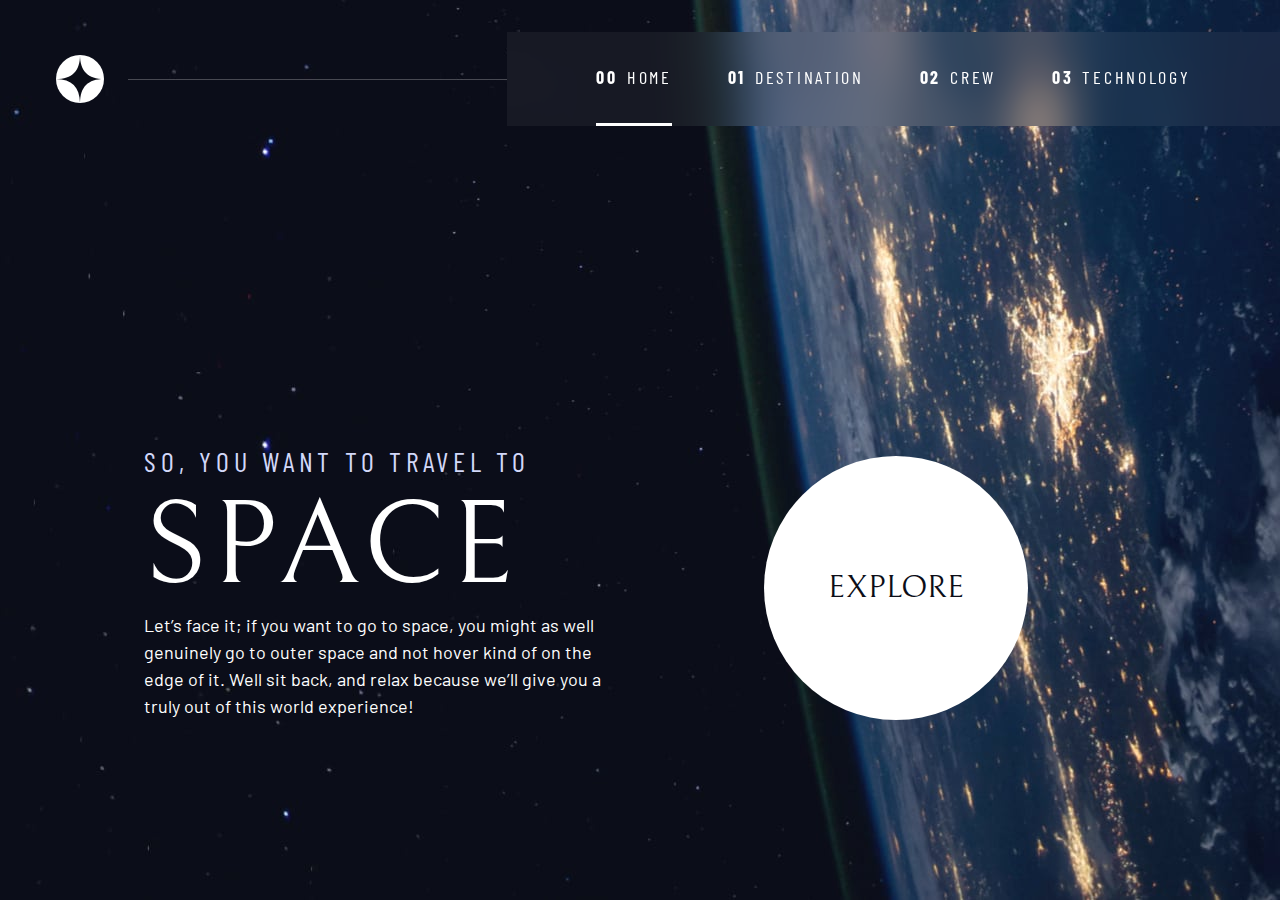
<file: index.html>
<!DOCTYPE html>
<html lang="en">
<head>
  <meta charset="UTF-8">
  <meta name="viewport" content="width=device-width, initial-scale=1.0">

  <link rel="icon" type="image/png" sizes="32x32" href="./assets/favicon-32x32.png">
  <!-- Google fonts -->
  <link rel="preconnect" href="https://fonts.googleapis.com">
  <link rel="preconnect" href="https://fonts.gstatic.com" crossorigin>
  <link href="https://fonts.googleapis.com/css2?family=Barlow+Condensed:wght@400;700&family=Bellefair&family=Barlow:wght@400;700&display=swap"
      rel="stylesheet">
      
  <!-- Our custom CSS -->
  <link rel="stylesheet" href="style.css">
  <title>Frontend Mentor | Space tourism website</title>
  <script src="index.js" defer></script>
</head>
<body class="home">
  <a class="skip-to-content" href="#main">Skip to content</a>
  <header class="primary-header flex">
    <div>
      <img src="./assets/shared/logo.svg" alt="space tourism logo" class="logo">
    </div>
    <button class="mobile-nav-toggle" aria-controls="primary-navigation"><span class="sr-only" aria-expanded="false">Menu</span></button>
    <nav>
        <ul id="primary-navigation" data-visible="false" class="primary-navigation underline-indicators flex">
            <li class="active"><a class="ff-sans-cond uppercase text-white letter-spacing-2" href="index.html"><span aria-hidden="true">00</span>Home</a>
            <li><a class="ff-sans-cond uppercase text-white letter-spacing-2" href="destination.html"><span aria-hidden="true">01</span>Destination</a>
            <li><a class="ff-sans-cond uppercase text-white letter-spacing-2" href="crew.html"><span aria-hidden="true">02</span>Crew</a>
            <li><a class="ff-sans-cond uppercase text-white letter-spacing-2" href="technology.html"><span aria-hidden="true">03</span>Technology</a>
        </ul>
    </nav>
  </header>
  
  <main id="main" class="grid-container grid-container--home">
    <div>
      <h1 class="text-accent fs-500 ff-sans-cond uppercase letter-spacing-1">So, you want to travel to
      <span class="d-block fs-900 ff-serif text-white">Space</span></h1>
      
      <p>Let’s face it; if you want to go to space, you might as well genuinely go to 
      outer space and not hover kind of on the edge of it. Well sit back, and relax 
      because we’ll give you a truly out of this world experience! </p>
    </div>
    <div>
      <a href="destination.html" class="large-button uppercase ff-serif text-dark bg-white">Explore</a>
    </div>
  </main>


</body>
</html>
</file>
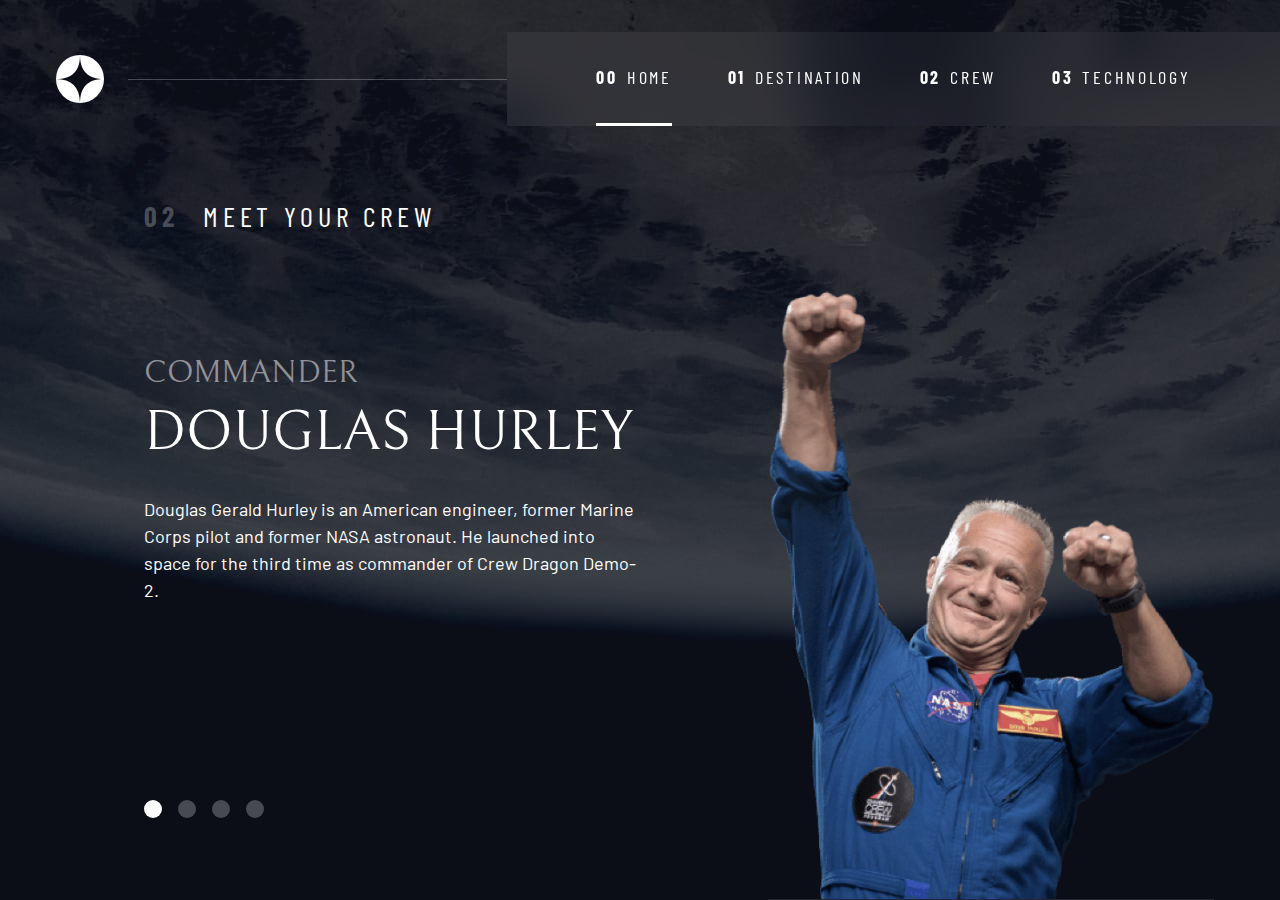
<file: crew-commander.html>
<!DOCTYPE html>
<html lang="en">
<head>
  <meta charset="UTF-8">
  <meta name="viewport" content="width=device-width, initial-scale=1.0">

  <link rel="icon" type="image/png" sizes="32x32" href="./assets/favicon-32x32.png">
  <!-- Google fonts -->
  <link rel="preconnect" href="https://fonts.googleapis.com">
  <link rel="preconnect" href="https://fonts.gstatic.com" crossorigin>
  <link href="https://fonts.googleapis.com/css2?family=Barlow+Condensed:wght@400;700&family=Bellefair&family=Barlow:wght@400;700&display=swap"
      rel="stylesheet">
      
  <!-- Our custom CSS -->
  <link rel="stylesheet" href="style.css">
  <title>Frontend Mentor | Space tourism website</title>
  <script src="index.js" defer></script>
</head>

<body class="crew">
  <a class="skip-to-content" href="#main">Skip to content</a>
  <header class="primary-header flex">
    <div>
      <img src="./assets/shared/logo.svg" alt="space tourism logo" class="logo">
    </div>
    <button class="mobile-nav-toggle" aria-controls="primary-navigation"><span class="sr-only" aria-expanded="false">Menu</span></button>
    <nav>
        <ul id="primary-navigation" data-visible="false" class="primary-navigation underline-indicators flex">
            <li class="active"><a class="ff-sans-cond uppercase text-white letter-spacing-2" href="index.html"><span aria-hidden="true">00</span>Home</a>
            <li><a class="ff-sans-cond uppercase text-white letter-spacing-2" href="destination.html"><span aria-hidden="true">01</span>Destination</a>
            <li><a class="ff-sans-cond uppercase text-white letter-spacing-2" href="crew.html"><span aria-hidden="true">02</span>Crew</a>
            <li><a class="ff-sans-cond uppercase text-white letter-spacing-2" href="technology.html"><span aria-hidden="true">03</span>Technology</a>
        </ul>
    </nav>
  </header>
  
  <main id="main" class="grid-container grid-container--crew flow">
    <h1 class="numbered-title"><span aria-hidden="true">02</span> Meet your crew</h1>
    
    <div class="dot-indicators flex">
      <button aria-selected="true"><span class="sr-only">The commander</span></button>
      <button aria-selected="false"><span class="sr-only">The mission specialist</span></button>
      <button aria-selected="false"><span class="sr-only">The pilot</span></button>
      <button aria-selected="false"><span class="sr-only">The crew engineer</span></button>
    </div>
    
    <article class="crew-details flow">
      <header class="flow flow--space-small">
        <h2 class="fs-600 ff-serif uppercase">Commander</h2>
        <p class="fs-700 uppercase ff-serif">Douglas Hurley</p>
      </header>
      <p>Douglas Gerald Hurley is an American engineer, former Marine Corps pilot 
      and former NASA astronaut. He launched into space for the third time as 
      commander of Crew Dragon Demo-2.</p>
    </article>
    <picture>
      <source srcset="assets/crew/image-douglas-hurley.png" type="image/webp">
      <img src="assets/crew/image-douglas-hurley.png" alt="Douglas Hurley">
    </picture>
  </main>
</body>
</html>
</file>
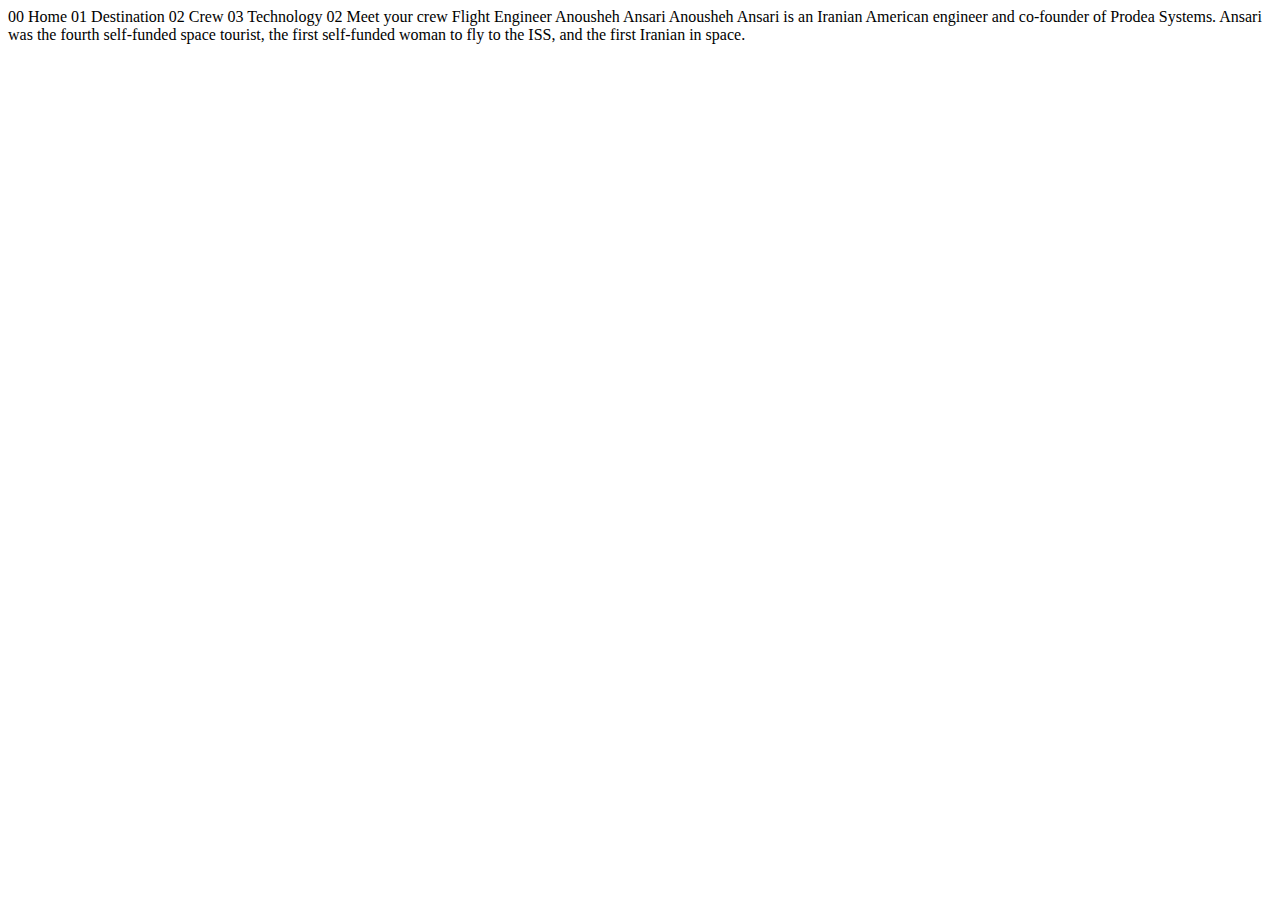
<file: crew-engineer.html>
<!DOCTYPE html>
<html lang="en">
<head>
  <meta charset="UTF-8">
  <meta name="viewport" content="width=device-width, initial-scale=1.0">

  <link rel="icon" type="image/png" sizes="32x32" href="./assets/favicon-32x32.png">
  
  <title>Frontend Mentor | Space tourism website</title>
</head>
<body>

  00 Home
  01 Destination
  02 Crew
  03 Technology

  02 Meet your crew

  Flight Engineer
  Anousheh Ansari

  Anousheh Ansari is an Iranian American engineer and co-founder of Prodea Systems. 
  Ansari was the fourth self-funded space tourist, the first self-funded woman to 
  fly to the ISS, and the first Iranian in space. 
</body>
</html>
</file>
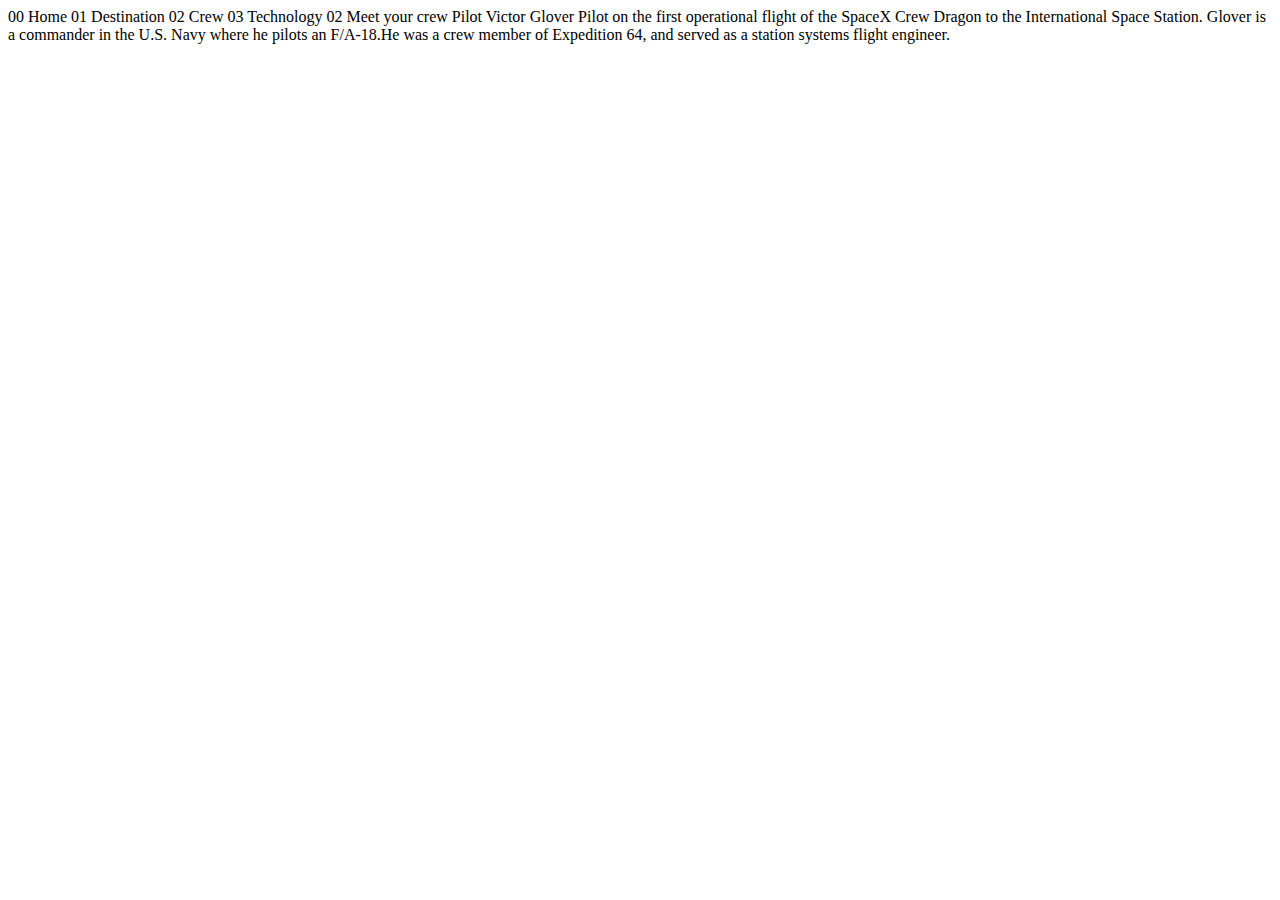
<file: crew-pilot.html>
<!DOCTYPE html>
<html lang="en">
<head>
  <meta charset="UTF-8">
  <meta name="viewport" content="width=device-width, initial-scale=1.0">

  <link rel="icon" type="image/png" sizes="32x32" href="./assets/favicon-32x32.png">
  
  <title>Frontend Mentor | Space tourism website</title>
</head>
<body>

  00 Home
  01 Destination
  02 Crew
  03 Technology

  02 Meet your crew

  Pilot
  Victor Glover

  Pilot on the first operational flight of the SpaceX Crew Dragon to the 
  International Space Station. Glover is a commander in the U.S. Navy where 
  he pilots an F/A-18.He was a crew member of Expedition 64, and served as a 
  station systems flight engineer. 
</body>
</html>
</file>
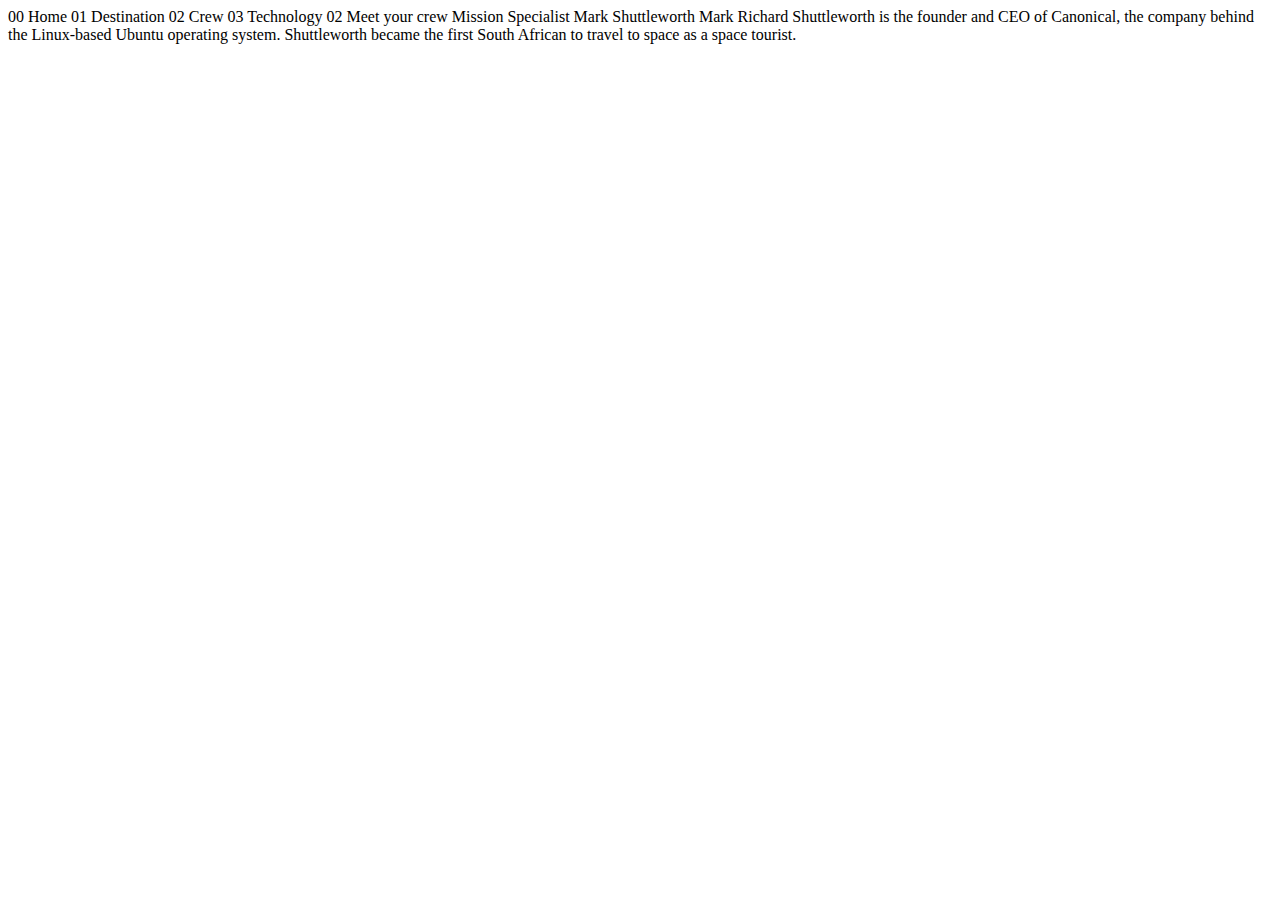
<file: crew-specialist.html>
<!DOCTYPE html>
<html lang="en">
<head>
  <meta charset="UTF-8">
  <meta name="viewport" content="width=device-width, initial-scale=1.0">

  <link rel="icon" type="image/png" sizes="32x32" href="./assets/favicon-32x32.png">
  
  <title>Frontend Mentor | Space tourism website</title>
</head>
<body>

  00 Home
  01 Destination
  02 Crew
  03 Technology

  02 Meet your crew

  Mission Specialist
  Mark Shuttleworth

  Mark Richard Shuttleworth is the founder and CEO of Canonical, the company behind 
  the Linux-based Ubuntu operating system. Shuttleworth became the first South 
  African to travel to space as a space tourist.
</body>
</html>
</file>
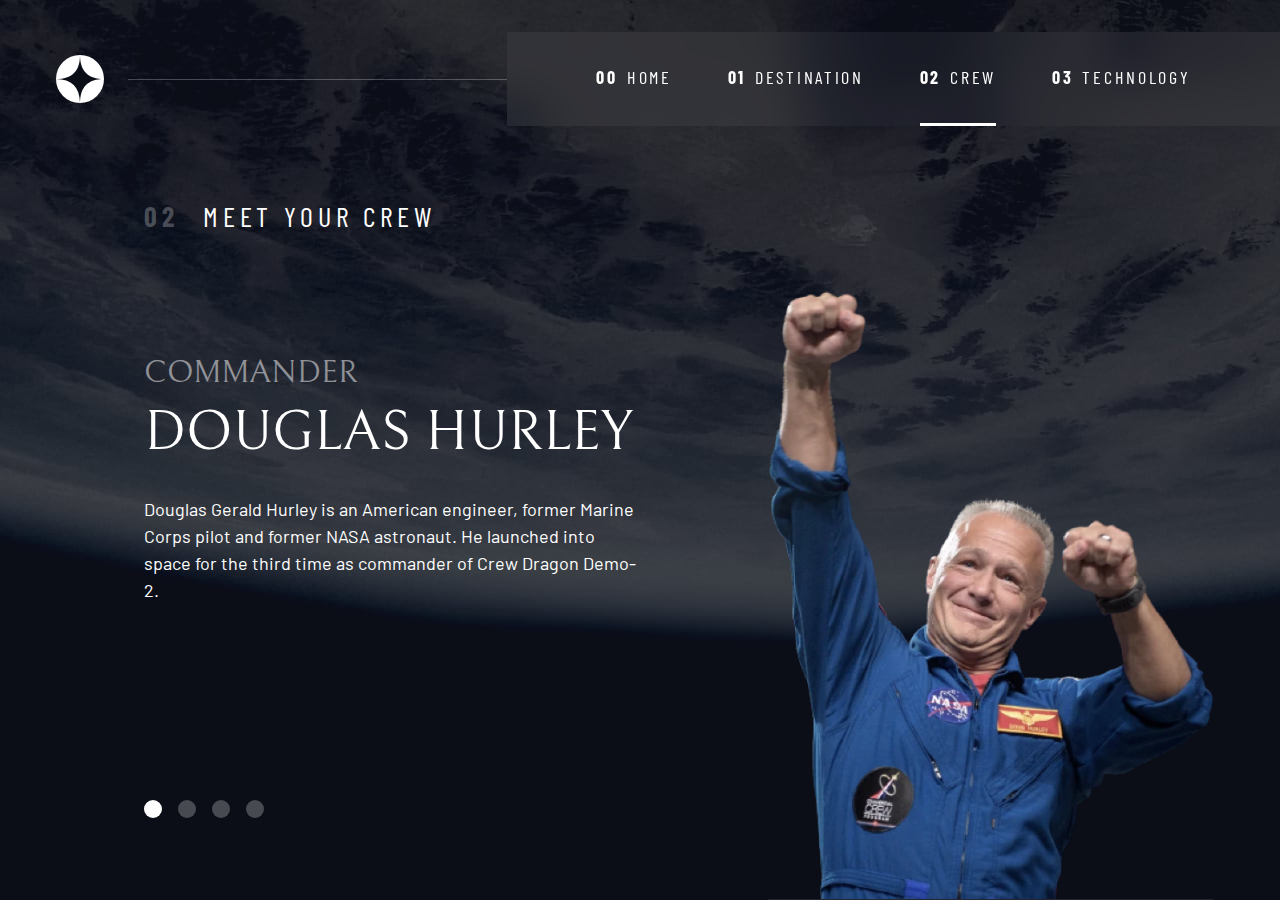
<file: crew.html>
<!DOCTYPE html>
<html lang="en">
<head>
  <meta charset="UTF-8">
  <meta name="viewport" content="width=device-width, initial-scale=1.0">

  <link rel="icon" type="image/png" sizes="32x32" href="./assets/favicon-32x32.png">
  <!-- Google fonts -->
  <link rel="preconnect" href="https://fonts.googleapis.com">
  <link rel="preconnect" href="https://fonts.gstatic.com" crossorigin>
  <link href="https://fonts.googleapis.com/css2?family=Barlow+Condensed:wght@400;700&family=Bellefair&family=Barlow:wght@400;700&display=swap"
      rel="stylesheet">
      
  <!-- Our custom CSS -->
  <link rel="stylesheet" href="style.css">
  <title>Frontend Mentor | Space tourism website</title>
  <script src="index.js" defer></script>
</head>

<body class="crew">
  <a class="skip-to-content" href="#main">Skip to content</a>
  <header class="primary-header flex">
    <div>
      <img src="./assets/shared/logo.svg" alt="space tourism logo" class="logo">
    </div>
    <button class="mobile-nav-toggle" aria-controls="primary-navigation"><span class="sr-only" aria-expanded="false">Menu</span></button>
    <nav> 
        <ul id="primary-navigation" data-visible="false" class="primary-navigation underline-indicators flex">
            <li><a class="ff-sans-cond uppercase text-white letter-spacing-2" href="index.html"><span aria-hidden="true">00</span>Home</a>
            <li><a class="ff-sans-cond uppercase text-white letter-spacing-2" href="destination.html"><span aria-hidden="true">01</span>Destination</a>
            <li class="active"><a class="ff-sans-cond uppercase text-white letter-spacing-2" href="crew.html"><span aria-hidden="true">02</span>Crew</a>
            <li><a class="ff-sans-cond uppercase text-white letter-spacing-2" href="technology.html"><span aria-hidden="true">03</span>Technology</a>
        </ul>
    </nav>
  </header>
  
  <main id="main" class="grid-container grid-container--crew flow">
    <h1 class="numbered-title"><span aria-hidden="true">02</span> Meet your crew</h1>
    
    <div class="dot-indicators flex" role="tablist" aria-label="crew member list">
      <button aria-selected="true" aria-controls="commander-tab" role="tab" data-image="commander-image" tabindex="0"><span class="sr-only">The commander</span></button>
      <button aria-selected="false" aria-controls="mission-tab" role="tab" data-image="mission-image" tabindex="-1"><span class="sr-only">The mission specialist</span></button>
      <button aria-selected="false" aria-controls="pilot-tab" role="tab" data-image="pilot-image" tabindex="-1"><span class="sr-only">The pilot</span></button>
      <button aria-selected="false" aria-controls="crew-tab" role="tab" data-image="crew-image" tabindex="-1"><span class="sr-only">The crew engineer</span></button>
    </div>
    
    <!-- commander -->
    <article class="crew-details flow" id="commander-tab" role="tabpanel" tabindex="0">
      <header class="flow flow--space-small">
        <h2 class="fs-600 ff-serif uppercase">Commander</h2>
        <p class="fs-700 uppercase ff-serif">Douglas Hurley</p>
      </header>
      <p>Douglas Gerald Hurley is an American engineer, former Marine Corps pilot 
      and former NASA astronaut. He launched into space for the third time as 
      commander of Crew Dragon Demo-2.</p>
    </article> 
    
    <!-- mission specialist -->
    <article hidden class="crew-details flow" id="mission-tab" role="tabpanel" tabindex="0">
      <header class="flow flow--space-small">
        <h2 class="fs-600 ff-serif uppercase">Mission Specialist</h2>
        <p class="fs-700 uppercase ff-serif">Mark SHuttleworth</p>
      </header>
      <p>Mark Richard Shuttleworth is the founder and CEO of Canonical, the company behind
        the Linux-based Ubuntu operating system. Shuttleworth became the first South
        African to travel to space as a space tourist.</p>
    </article> 
    
    <!-- pilot -->
    <article hidden class="crew-details flow" id="pilot-tab" role="tabpanel" tabindex="0">
      <header class="flow flow--space-small">
        <h2 class="fs-600 ff-serif uppercase">Pilot</h2>
        <p class="fs-700 uppercase ff-serif">Victor Glover</p>
      </header>
      <p>Pilot on the first operational flight of the SpaceX Crew Dragon to the
        International Space Station. Glover is a commander in the U.S. Navy where
        he pilots an F/A-18.He was a crew member of Expedition 64, and served as a
        station systems flight engineer.</p>
    </article> 
    
    <!-- engineer -->
    <article hidden class="crew-details flow" id="crew-tab" role="tabpanel" tabindex="0">
      <header class="flow flow--space-small">
        <h2 class="fs-600 ff-serif uppercase">Flight Engineer</h2>
        <p class="fs-700 uppercase ff-serif">Anousheh Ansari</p>
      </header>
      <p>Anousheh Ansari is an Iranian American engineer and co-founder of Prodea Systems.
        Ansari was the fourth self-funded space tourist, the first self-funded woman to
        fly to the ISS, and the first Iranian in space.</p>
    </article> 
    
    
    <picture id="commander-image">
      <source srcset="assets/crew/image-douglas-hurley.webp" type="image/webp">
      <img src="assets/crew/image-douglas-hurley.png" alt="Douglas Hurley">
    </picture>
    <picture hidden id="mission-image">
      <source srcset="assets/crew/image-mark-shuttleworth.webp" type="image/webp">
      <img src="assets/crew/image-mark-shuttleworth.png" alt="Douglas Hurley">
    </picture>
    <picture hidden id="pilot-image">
      <source srcset="assets/crew/image-victor-glover.webp" type="image/webp">
      <img src="assets/crew/image-victor-glover.png" alt="Douglas Hurley">
    </picture>
    <picture hidden id="crew-image">
      <source srcset="assets/crew/image-anousheh-ansari.webp" type="image/webp">
      <img src="assets/crew/image-anousheh-ansari.png" alt="Douglas Hurley">
    </picture>
  </main>
</body>
</html>
</file>
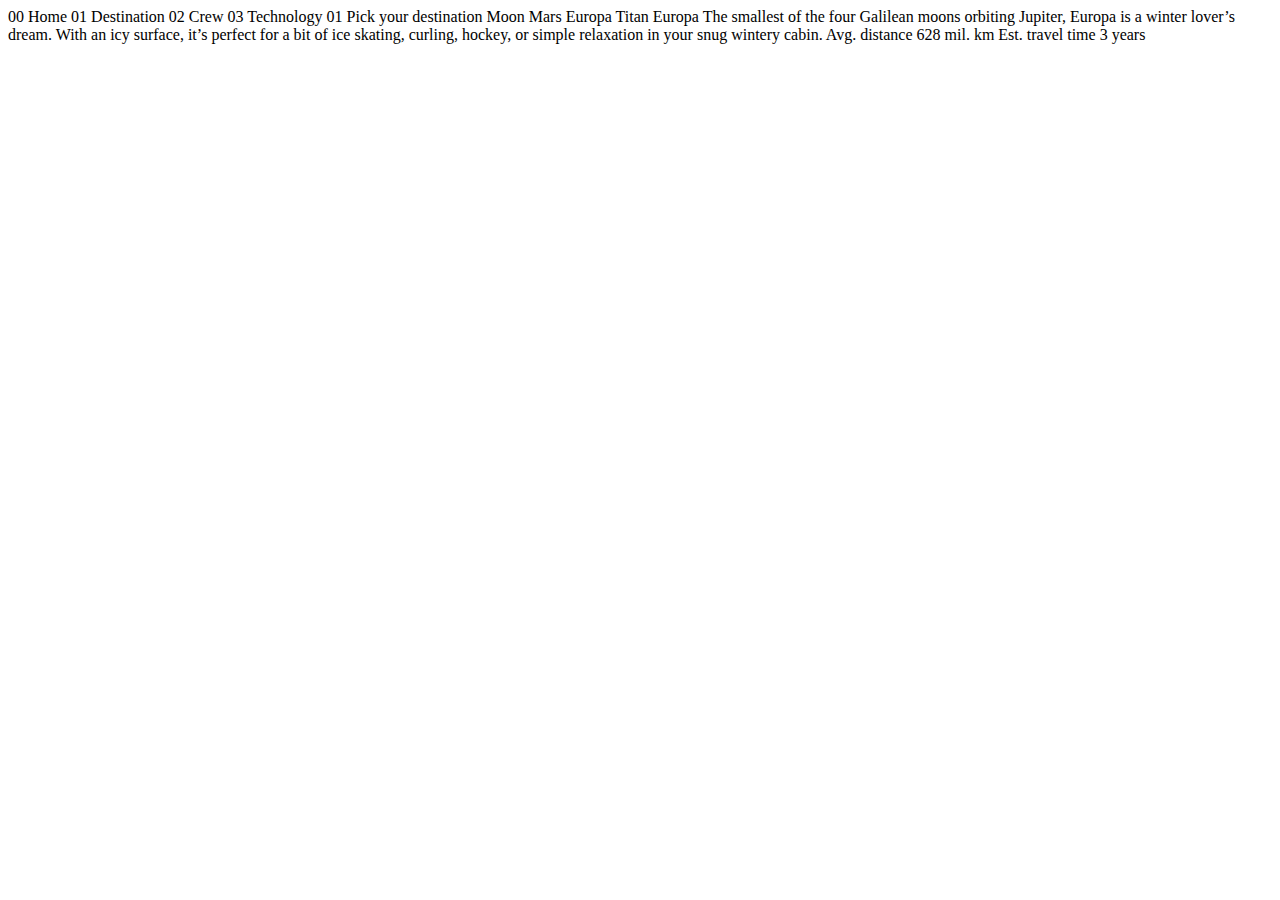
<file: destination-europa.html>
<!DOCTYPE html>
<html lang="en">
<head>
  <meta charset="UTF-8">
  <meta name="viewport" content="width=device-width, initial-scale=1.0">

  <link rel="icon" type="image/png" sizes="32x32" href="./assets/favicon-32x32.png">
  
  <title>Frontend Mentor | Space tourism website</title>
</head>
<body>

  00 Home
  01 Destination
  02 Crew
  03 Technology

  01 Pick your destination

  Moon
  Mars
  Europa
  Titan

  Europa

  The smallest of the four Galilean moons orbiting Jupiter, Europa is a 
  winter lover’s dream. With an icy surface, it’s perfect for a bit of 
  ice skating, curling, hockey, or simple relaxation in your snug 
  wintery cabin.

  Avg. distance
  628 mil. km

  Est. travel time
  3 years
</body>
</html>
</file>
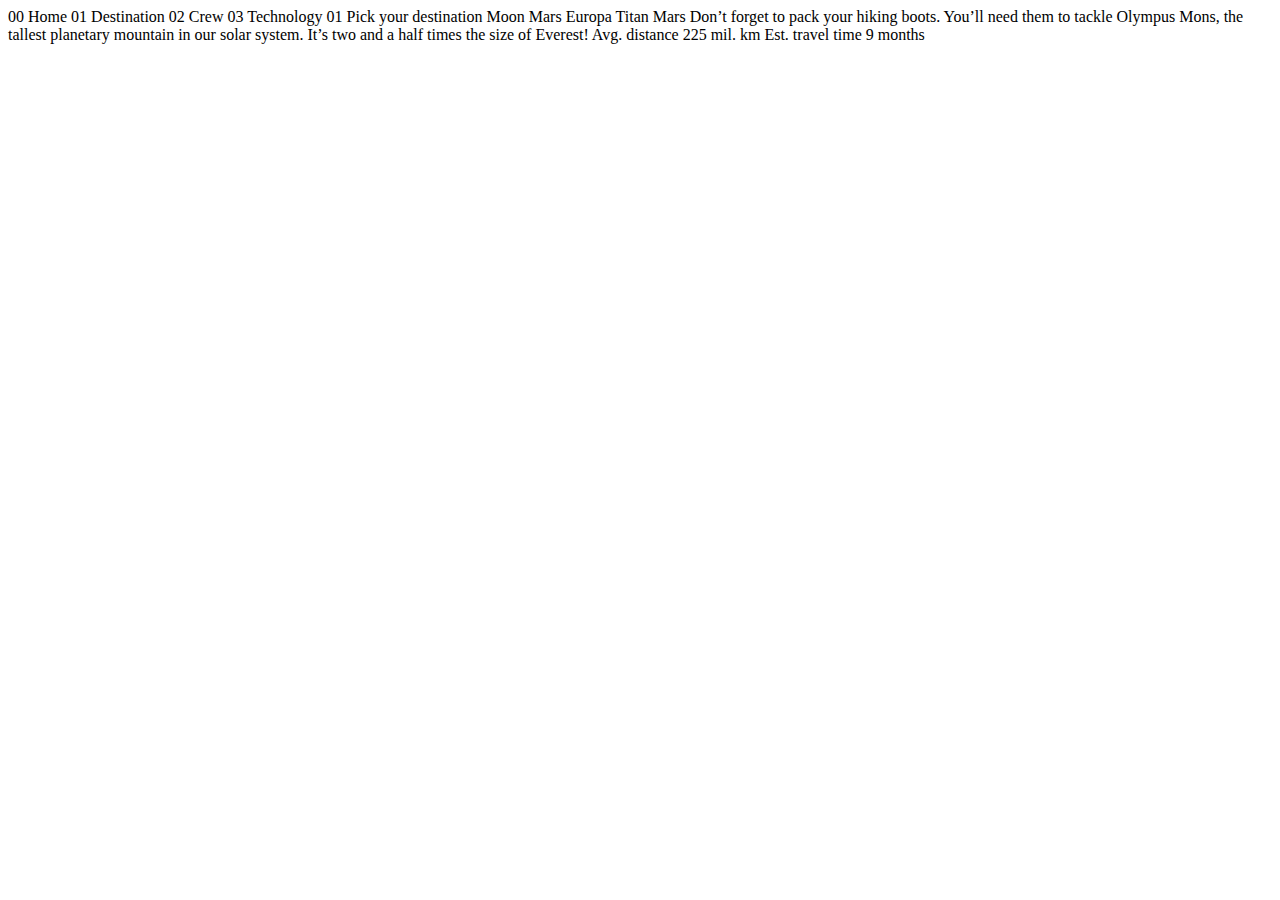
<file: destination-mars.html>
<!DOCTYPE html>
<html lang="en">
<head>
  <meta charset="UTF-8">
  <meta name="viewport" content="width=device-width, initial-scale=1.0">

  <link rel="icon" type="image/png" sizes="32x32" href="./assets/favicon-32x32.png">
  
  <title>Frontend Mentor | Space tourism website</title>
</head>
<body>

  00 Home
  01 Destination
  02 Crew
  03 Technology

  01 Pick your destination

  Moon
  Mars
  Europa
  Titan

  Mars

  Don’t forget to pack your hiking boots. You’ll need them to tackle Olympus Mons, 
  the tallest planetary mountain in our solar system. It’s two and a half times 
  the size of Everest!

  Avg. distance
  225 mil. km

  Est. travel time
  9 months
</body>
</html>
</file>
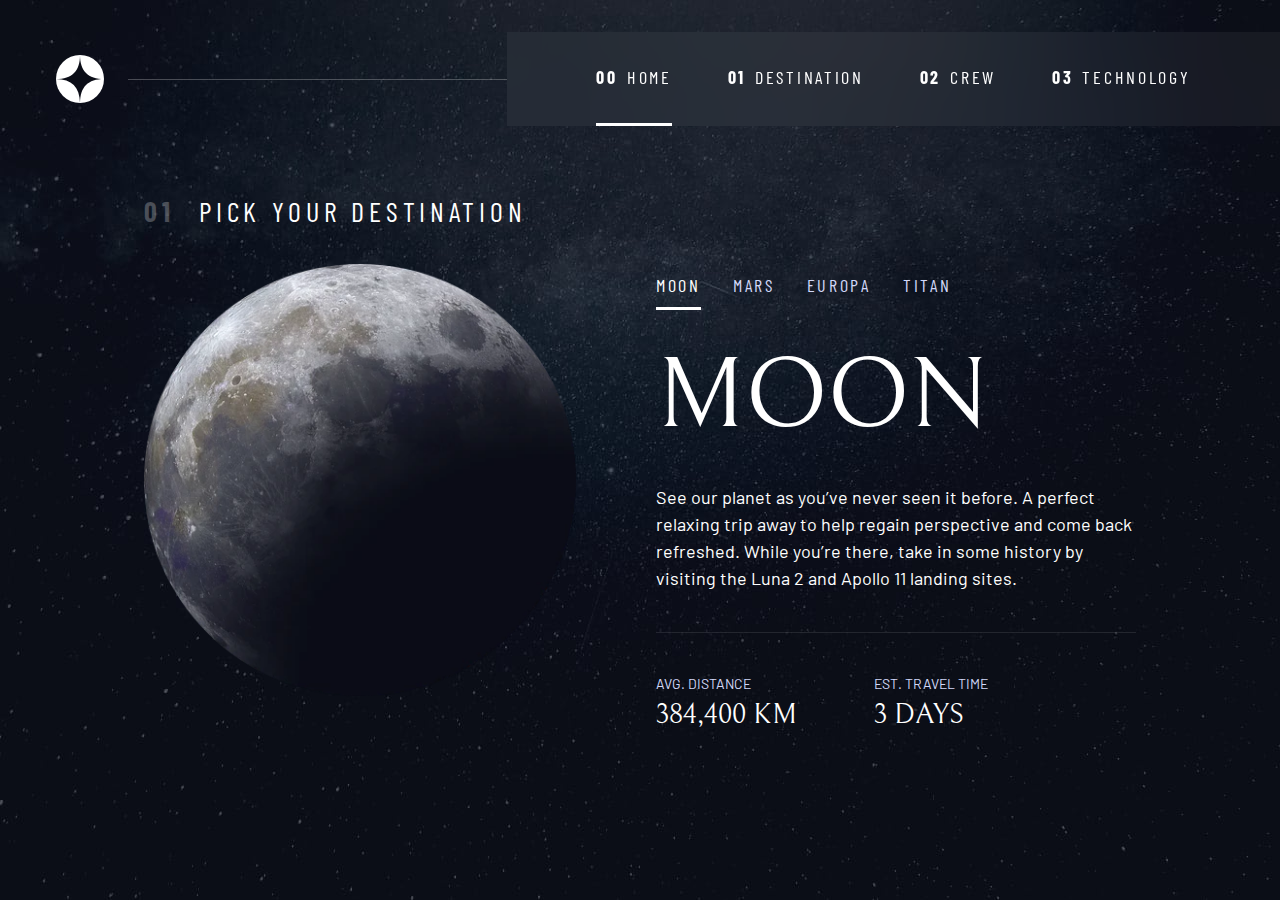
<file: destination-moon.html>
<!DOCTYPE html>
<html lang="en">
<head>
  <meta charset="UTF-8">
  <meta name="viewport" content="width=device-width, initial-scale=1.0">

  <link rel="icon" type="image/png" sizes="32x32" href="./assets/favicon-32x32.png">
  <!-- Google fonts -->
  <link rel="preconnect" href="https://fonts.googleapis.com">
  <link rel="preconnect" href="https://fonts.gstatic.com" crossorigin>
  <link href="https://fonts.googleapis.com/css2?family=Barlow+Condensed:wght@400;700&family=Bellefair&family=Barlow:wght@400;700&display=swap"
      rel="stylesheet">
      
  <!-- Our custom CSS -->
  <link rel="stylesheet" href="style.css">
  <title>Frontend Mentor | Space tourism website</title>
  <script src="index.js" defer></script>
</head>

<body class="destination">
  <a class="skip-to-content" href="#main">Skip to content</a>
  <header class="primary-header flex">
    <div>
      <img src="./assets/shared/logo.svg" alt="space tourism logo" class="logo">
    </div>
    <button class="mobile-nav-toggle" aria-controls="primary-navigation"><span class="sr-only" aria-expanded="false">Menu</span></button>
    <nav>
        <ul id="primary-navigation" data-visible="false" class="primary-navigation underline-indicators flex">
            <li class="active"><a class="ff-sans-cond uppercase text-white letter-spacing-2" href="index.html"><span aria-hidden="true">00</span>Home</a>
            <li><a class="ff-sans-cond uppercase text-white letter-spacing-2" href="destination.html"><span aria-hidden="true">01</span>Destination</a>
            <li><a class="ff-sans-cond uppercase text-white letter-spacing-2" href="crew.html"><span aria-hidden="true">02</span>Crew</a>
            <li><a class="ff-sans-cond uppercase text-white letter-spacing-2" href="technology.html"><span aria-hidden="true">03</span>Technology</a>
        </ul>
    </nav>
  </header>
  
  <main id="main" class="grid-container grid-container--destination flow">
    <h1 class="numbered-title"><span aria-hidden="true">01</span> Pick your destination</h1>
    <picture>
      <source srcset="assets/destination/image-moon.webp" type="image/webp">
      <img src="assets/destination/image-moon.png" alt="the moon">
    </picture>
    <div class="tab-list underline-indicators flex">
        <button aria-selected="true" class="uppercase ff-sans-cond text-accent letter-spacing-2">Moon</button>
        <button aria-selected="false" class="uppercase ff-sans-cond text-accent letter-spacing-2">Mars</button>
        <button aria-selected="false" class="uppercase ff-sans-cond text-accent letter-spacing-2">Europa</button>
        <button aria-selected="false" class="uppercase ff-sans-cond text-accent letter-spacing-2">Titan</button>
    </div>

    <article class="destination-info flow">
      <h2 class="fs-800 uppercase ff-serif">Moon</h2>

      <p>See our planet as you’ve never seen it before. A perfect relaxing trip away to help 
      regain perspective and come back refreshed. While you’re there, take in some history 
      by visiting the Luna 2 and Apollo 11 landing sites.</p>
      
      <div class="destination-meta flex">
        <div>
          <h3 class="text-accent fs-200 uppercase">Avg. distance</h3>
          <p class="ff-serif uppercase">384,400 km</p>
        </div>
        <div>
          <h3 class="text-accent fs-200 uppercase">Est. travel time</h3>
          <p class="ff-serif uppercase">3 days</p>
        </div>
      </div>
      
    </article>
  </main>
  
<body>


  
</body>
</html>
</file>
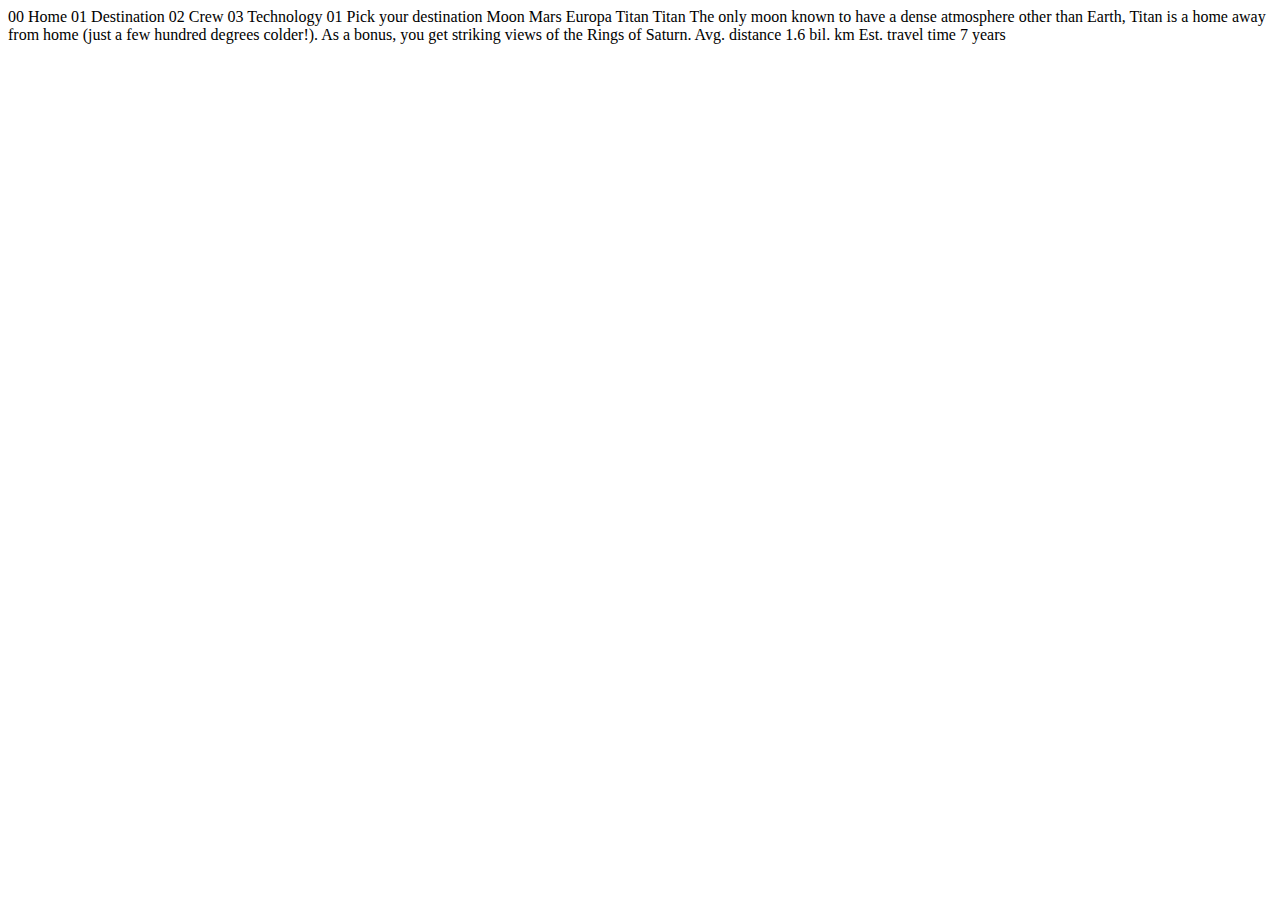
<file: destination-titan.html>
<!DOCTYPE html>
<html lang="en">
<head>
  <meta charset="UTF-8">
  <meta name="viewport" content="width=device-width, initial-scale=1.0">

  <link rel="icon" type="image/png" sizes="32x32" href="./assets/favicon-32x32.png">
  
  <title>Frontend Mentor | Space tourism website</title>
</head>
<body>

  00 Home
  01 Destination
  02 Crew
  03 Technology

  01 Pick your destination

  Moon
  Mars
  Europa
  Titan

  Titan

  The only moon known to have a dense atmosphere other than Earth, Titan 
  is a home away from home (just a few hundred degrees colder!). As a 
  bonus, you get striking views of the Rings of Saturn.

  Avg. distance
  1.6 bil. km

  Est. travel time
  7 years
</body>
</html>
</file>
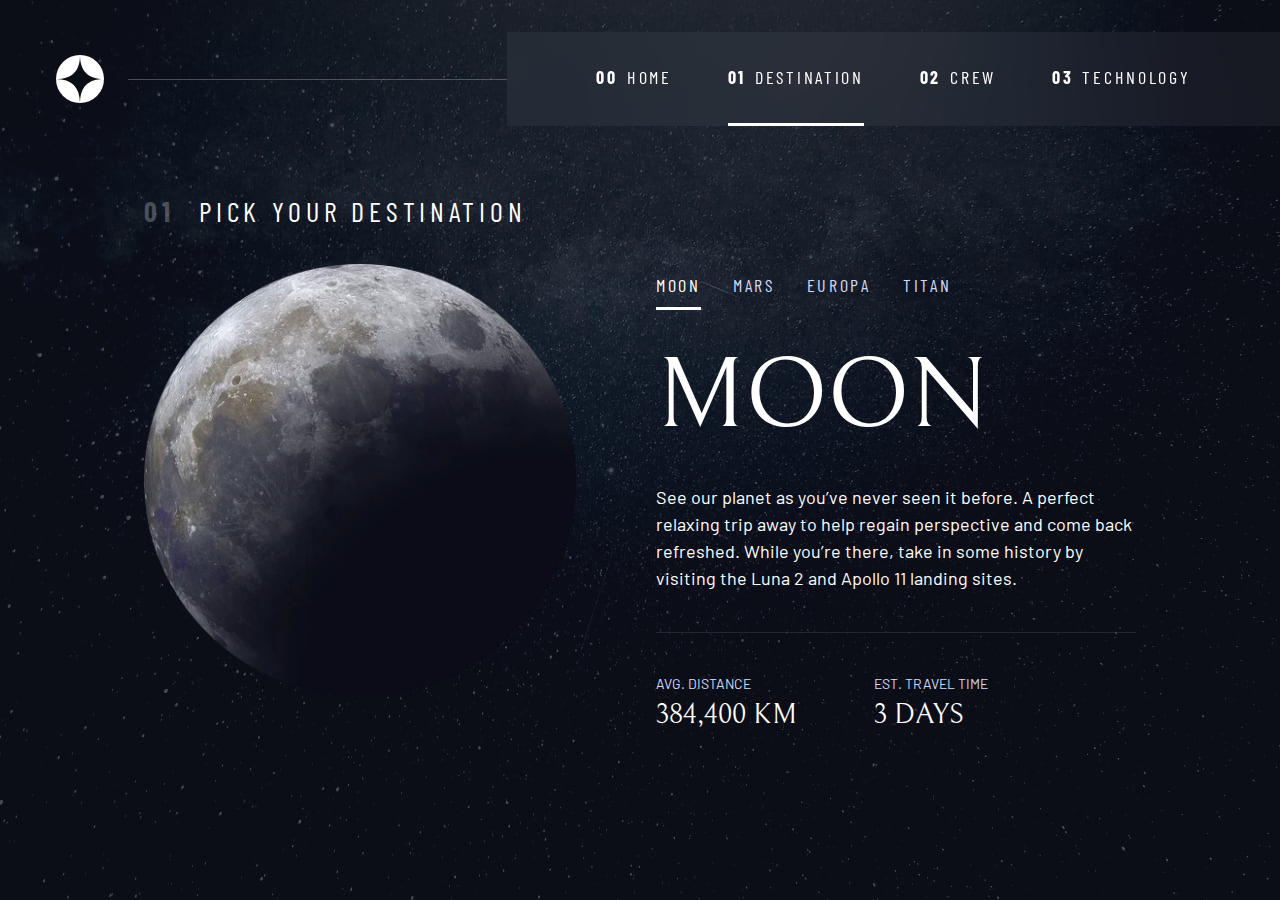
<file: destination.html>
<!DOCTYPE html>
<html lang="en">
<head>
  <meta charset="UTF-8">
  <meta name="viewport" content="width=device-width, initial-scale=1.0">

  <link rel="icon" type="image/png" sizes="32x32" href="./assets/favicon-32x32.png">
  <!-- Google fonts -->
  <link rel="preconnect" href="https://fonts.googleapis.com">
  <link rel="preconnect" href="https://fonts.gstatic.com" crossorigin>
  <link href="https://fonts.googleapis.com/css2?family=Barlow+Condensed:wght@400;700&family=Bellefair&family=Barlow:wght@400;700&display=swap"
      rel="stylesheet">
      
  <!-- Our custom CSS -->
  <link rel="stylesheet" href="style.css">
  <title>Frontend Mentor | Space tourism website</title>
  <script src="index.js" defer></script>

</head>

<body class="destination">
  <a class="skip-to-content" href="#main">Skip to content</a>
  <header class="primary-header flex">
    <div>
      <img src="./assets/shared/logo.svg" alt="space tourism logo" class="logo">
    </div>
    <button class="mobile-nav-toggle" aria-controls="primary-navigation"><span class="sr-only" aria-expanded="false">Menu</span></button>
    <nav>
        <ul id="primary-navigation" data-visible="false" class="primary-navigation underline-indicators flex">
            <li><a class="ff-sans-cond uppercase text-white letter-spacing-2" href="index.html"><span aria-hidden="true">00</span>Home</a>
            <li class="active"><a class="ff-sans-cond uppercase text-white letter-spacing-2" href="destination.html"><span aria-hidden="true">01</span>Destination</a>
            <li><a class="ff-sans-cond uppercase text-white letter-spacing-2" href="crew.html"><span aria-hidden="true">02</span>Crew</a>
            <li><a class="ff-sans-cond uppercase text-white letter-spacing-2" href="technology.html"><span aria-hidden="true">03</span>Technology</a>
        </ul>
    </nav>
  </header>
  
  <main id="main" class="grid-container grid-container--destination flow">
    <h1 class="numbered-title"><span aria-hidden="true">01</span> Pick your destination</h1>
    
    <picture id="moon-image">
      <source srcset="assets/destination/image-moon.webp" type="image/webp">
      <img src="assets/destination/image-moon.png" alt="the moon">
    </picture>
    <picture hidden id="mars-image">
      <source srcset="assets/destination/image-mars.webp" type="image/webp">
      <img src="assets/destination/image-mars.png" alt="the planet mars">
    </picture>
    <picture hidden id="europa-image">
      <source srcset="assets/destination/image-europa.webp" type="image/webp">
      <img src="assets/destination/image-europa.png" alt="the planet europa">
    </picture>
    <picture hidden id="titan-image">
      <source srcset="assets/destination/image-titan.webp" type="image/webp">
      <img src="assets/destination/image-titan.png" alt="the moon titan">
    </picture>
    
    
    <div class="tab-list underline-indicators flex" role="tablist" aria-label="destination list">
        <button aria-selected="true" role="tab" aria-controls="moon-tab" class="uppercase ff-sans-cond text-accent letter-spacing-2" tabindex="0" data-image="moon-image">Moon</button>
        <button aria-selected="false" role="tab" aria-controls="mars-tab" class="uppercase ff-sans-cond text-accent letter-spacing-2" tabindex="-1" data-image="mars-image">Mars</button>
        <button aria-selected="false" role="tab" aria-controls="europa-tab" class="uppercase ff-sans-cond text-accent letter-spacing-2" tabindex="-1" data-image="europa-image">Europa</button>
        <button aria-selected="false" role="tab" aria-controls="titan-tab" class="uppercase ff-sans-cond text-accent letter-spacing-2" tabindex="-1" data-image="titan-image">Titan</button>
    </div>

    <!-- The moon -->
    <article class="destination-info flow" id="moon-tab" tabindex="0" role="tabpanel">
      <h2 class="fs-800 uppercase ff-serif">Moon</h2>

      <p>See our planet as you’ve never seen it before. A perfect relaxing trip away to help 
      regain perspective and come back refreshed. While you’re there, take in some history 
      by visiting the Luna 2 and Apollo 11 landing sites.</p>
      
      <div class="destination-meta flex">
        <div>
          <h3 class="text-accent fs-200 uppercase">Avg. distance</h3>
          <p class="ff-serif uppercase">384,400 km</p>
        </div>
        <div>
          <h3 class="text-accent fs-200 uppercase">Est. travel time</h3>
          <p class="ff-serif uppercase">3 days</p>
        </div>
      </div>
    </article>
    
    <!-- Mars -->
    <article hidden class="destination-info flow" id="mars-tab" tabindex="0"  role="tabpanel">
      <h2 class="fs-800 uppercase ff-serif">Mars</h2>

      <p>Don’t forget to pack your hiking boots. You’ll need them to tackle Olympus Mons, 
  the tallest planetary mountain in our solar system. It’s two and a half times 
  the size of Everest!</p>
      
      <div class="destination-meta flex">
        <div>
          <h3 class="text-accent fs-200 uppercase">Avg. distance</h3>
          <p class="ff-serif uppercase">225 mil. km</p>
        </div>
        <div>
          <h3 class="text-accent fs-200 uppercase">Est. travel time</h3>
          <p class="ff-serif uppercase">9 months</p>
        </div>
      </div>
    </article>
    
    <!-- Europa -->
    <article hidden class="destination-info flow" id="europa-tab" tabindex="0"  role="tabpanel">
      <h2 class="fs-800 uppercase ff-serif">Europa</h2>

      <p>The smallest of the four Galilean moons orbiting Jupiter, Europa is a 
  winter lover’s dream. With an icy surface, it’s perfect for a bit of 
  ice skating, curling, hockey, or simple relaxation in your snug 
  wintery cabin.</p>
      <div class="destination-meta flex">
        <div>
          <h3 class="text-accent fs-200 uppercase">Avg. distance</h3>
          <p class="ff-serif uppercase">628 mil. km</p>
        </div>
        <div>
          <h3 class="text-accent fs-200 uppercase">Est. travel time</h3>
          <p class="ff-serif uppercase">3 years</p>
        </div>
      </div>
    </article>
    
    <!-- Titan -->
    <article hidden class="destination-info flow" id="titan-tab" tabindex="0"  role="tabpanel">
      <h2 class="fs-800 uppercase ff-serif">Titan</h2>

      <p>The only moon known to have a dense atmosphere other than Earth, Titan 
  is a home away from home (just a few hundred degrees colder!). As a 
  bonus, you get striking views of the Rings of Saturn.</p>
      
      <div class="destination-meta flex">
        <div>
          <h3 class="text-accent fs-200 uppercase">Avg. distance</h3>
          <p class="ff-serif uppercase">1.6 bil. km</p>
        </div>
        <div>
          <h3 class="text-accent fs-200 uppercase">Est. travel time</h3>
          <p class="ff-serif uppercase">7 years</p>
        </div>
      </div>
    </article>
  </main>
  
<body>


  
</body>
</html>
</file>
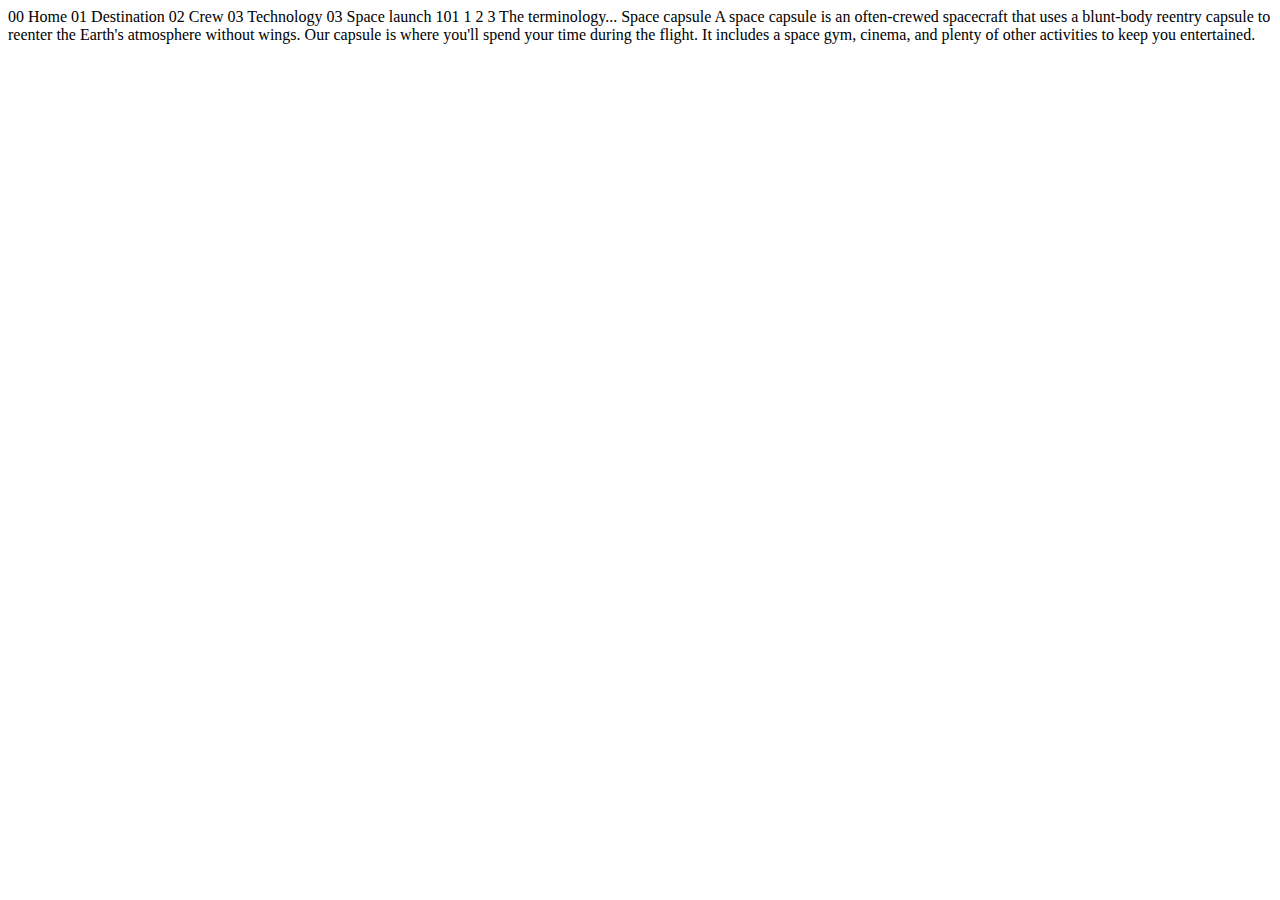
<file: technology-capsule.html>
<!DOCTYPE html>
<html lang="en">
<head>
  <meta charset="UTF-8">
  <meta name="viewport" content="width=device-width, initial-scale=1.0">

  <link rel="icon" type="image/png" sizes="32x32" href="./assets/favicon-32x32.png">
  
  <title>Frontend Mentor | Space tourism website</title>
</head>
<body>

  00 Home
  01 Destination
  02 Crew
  03 Technology

  03 Space launch 101

  1
  2
  3

  The terminology...
  Space capsule

  A space capsule is an often-crewed spacecraft that uses a blunt-body reentry 
  capsule to reenter the Earth's atmosphere without wings. Our capsule is where 
  you'll spend your time during the flight. It includes a space gym, cinema, 
  and plenty of other activities to keep you entertained.
</body>
</html>
</file>
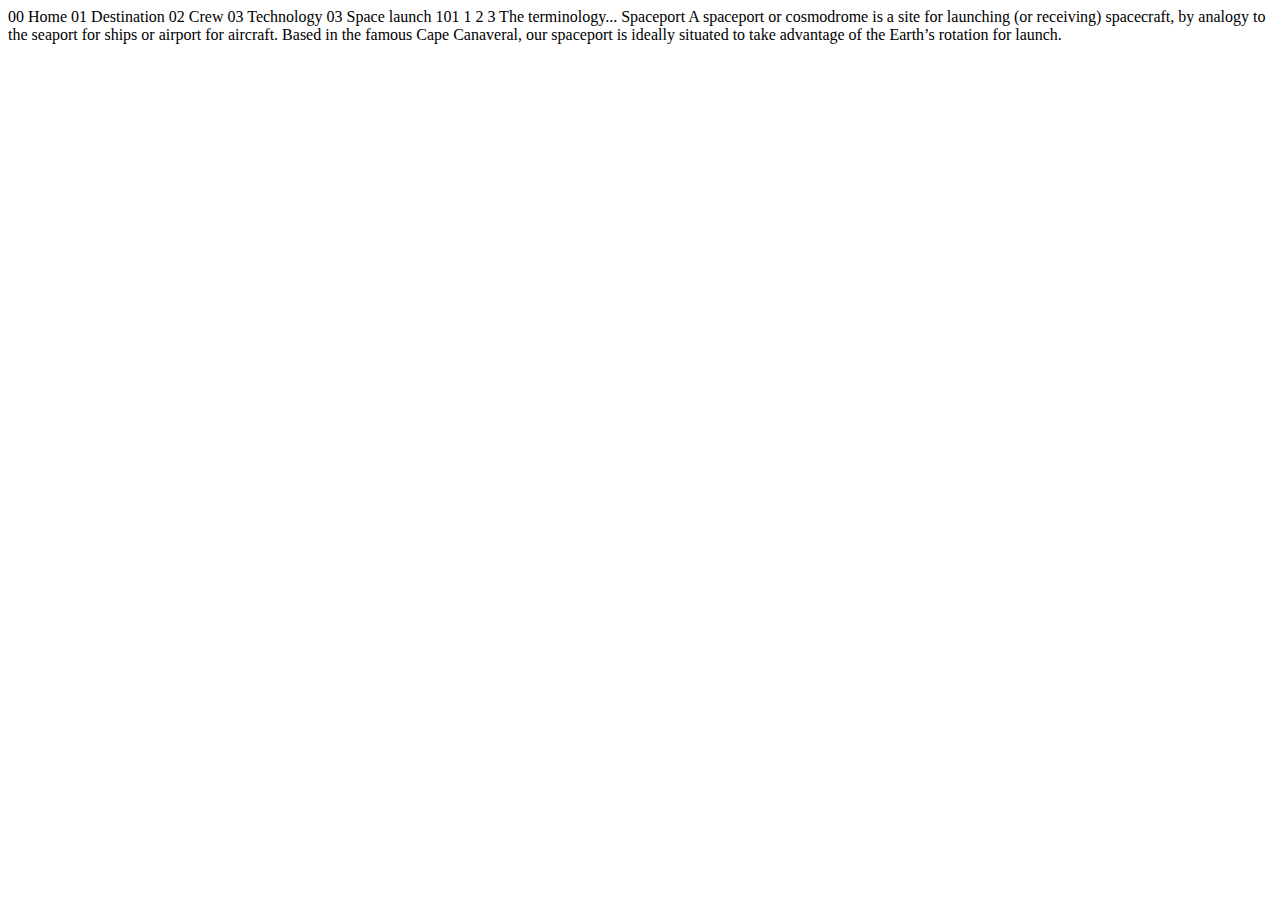
<file: technology-spaceport.html>
<!DOCTYPE html>
<html lang="en">
<head>
  <meta charset="UTF-8">
  <meta name="viewport" content="width=device-width, initial-scale=1.0">

  <link rel="icon" type="image/png" sizes="32x32" href="./assets/favicon-32x32.png">
  
  <title>Frontend Mentor | Space tourism website</title>
</head>
<body>

  00 Home
  01 Destination
  02 Crew
  03 Technology

  03 Space launch 101

  1
  2
  3

  The terminology...
  Spaceport

  A spaceport or cosmodrome is a site for launching (or receiving) spacecraft, 
  by analogy to the seaport for ships or airport for aircraft. Based in the 
  famous Cape Canaveral, our spaceport is ideally situated to take advantage 
  of the Earth’s rotation for launch.
</body>
</html>
</file>
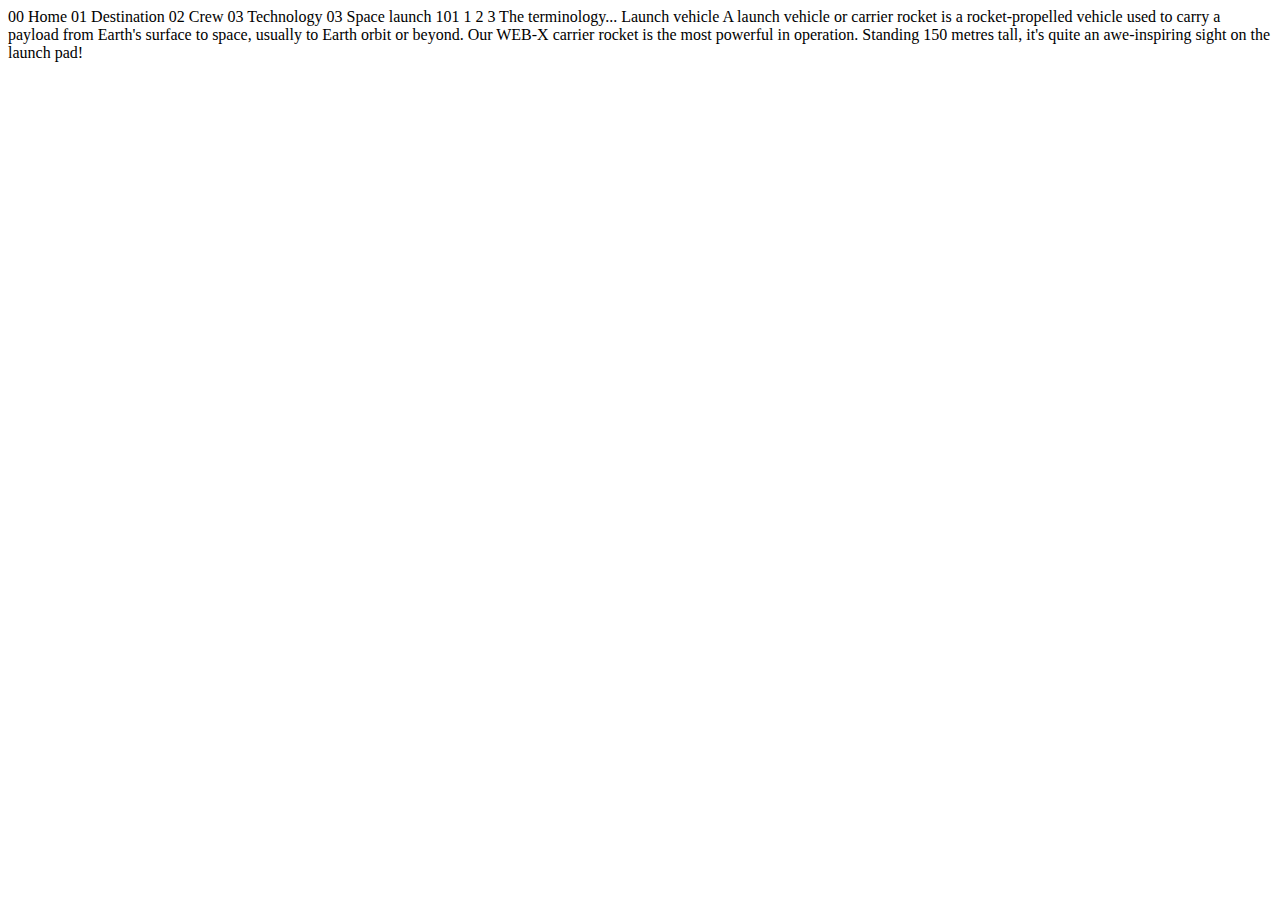
<file: technology-vehicle.html>
<!DOCTYPE html>
<html lang="en">
<head>
  <meta charset="UTF-8">
  <meta name="viewport" content="width=device-width, initial-scale=1.0">

  <link rel="icon" type="image/png" sizes="32x32" href="./assets/favicon-32x32.png">
  
  <title>Frontend Mentor | Space tourism website</title>
</head>
<body>

  00 Home
  01 Destination
  02 Crew
  03 Technology

  03 Space launch 101

  1
  2
  3

  The terminology...
  Launch vehicle

  A launch vehicle or carrier rocket is a rocket-propelled vehicle used to carry a 
  payload from Earth's surface to space, usually to Earth orbit or beyond. Our 
  WEB-X carrier rocket is the most powerful in operation. Standing 150 metres tall, 
  it's quite an awe-inspiring sight on the launch pad!
</body>
</html>
</file>
<file: style.css>
/* ------------------- */
/* Custom properties   */
/* ------------------- */

:root {
    /* colors */
    --clr-dark: 230 35% 7%;
    --clr-light: 231 77% 90%;
    --clr-white: 0 0% 100%;
    
    /* font-sizes */
    --fs-900: clamp(5rem, 8vw + 1rem, 9.375rem);
    --fs-800: 3.5rem;
    --fs-700: 1.5rem;
    --fs-600: 1rem;
    --fs-500: 1rem;
    --fs-400: 0.9375rem;
    --fs-300: 1rem;
    --fs-200: 0.875rem;
    
    /* font-families */
    --ff-serif: "Bellefair", serif;
    --ff-sans-cond: "Barlow Condensed", sans-serif;
    --ff-sans-normal: "Barlow", sans-serif;
}

@media (min-width: 35em) {
    :root {
        --fs-800: 5rem;
        --fs-700: 2.5rem;
        --fs-600: 1.5rem;
        --fs-500: 1.25rem;
        --fs-400: 1rem;
    }
}

@media (min-width: 45em) {
    :root {
        /* font-sizes */
        --fs-800: 6.25rem;
        --fs-700: 3.5rem;
        --fs-600: 2rem;
        --fs-500: 1.75rem;
        --fs-400: 1.125rem;
    }
}


/* ------------------- */
/* Reset               */
/* ------------------- */

/* https://piccalil.li/blog/a-modern-css-reset/ */

/* Box sizing */
*,
*::before,
*::after {
    box-sizing: border-box;
}

/* Reset margins */
body,
h1,
h2,
h3,
h4,
h5,
p,
figure,
picture {
    margin: 0; 
}

h1,
h2,
h3,
h4,
h5,
h6,
p {
    font-weight: 400;
}

/* set up the body */
body {
    font-family: var(--ff-sans-normal);
    font-size: var(--fs-400);
    color: hsl( var(--clr-white) );
    background-color: hsl( var(--clr-dark) );
    line-height: 1.5;
    min-height: 100vh;
    
    display: grid;
    grid-template-rows: min-content 1fr;
    
    overflow-x: hidden;
}

/* make images easier to work with */
img,
picutre {
    max-width: 100%;
    display: block;
}

/* make form elements easier to work with */
input,
button,
textarea,
select {
    font: inherit;
}

/* remove animations for people who've turned them off */
@media (prefers-reduced-motion: reduce) {  
  *,
  *::before,
  *::after {
    animation-duration: 0.01ms !important;
    animation-iteration-count: 1 !important;
    transition-duration: 0.01ms !important;
    scroll-behavior: auto !important;
  }
}


/* ------------------- */
/* Utility classes     */
/* ------------------- */

/* general */

.flex {
    display: flex;
    gap: var(--gap, 1rem);
}

.grid {
    display: grid;
    gap: var(--gap, 1rem);
}

.d-block {
    display: block;
}

.flow > *:where(:not(:first-child)) {
    margin-top: var(--flow-space, 1rem);
}

.flow--space-small {
    --flow-space: .75rem;
}

.container {
    padding-inline: 2em;
    margin-inline: auto;
    max-width: 80rem;
}

.sr-only {
  position: absolute; 
  width: 1px;
  height: 1px;
  padding: 0;
  margin: -1px; 
  overflow: hidden;
  clip: rect(0, 0, 0, 0);
  white-space: nowrap; /* added line */
  border: 0;
}

.skip-to-content {
    position: absolute;
    z-index: 9999;
    background: hsl( var(--clr-white) );
    color: hsl( var(--clr-dark) ); 
    padding: .5em 1em;
    margin-inline: auto;
    transform: translateY(-100%);
    transition: transform 250ms ease-in;
}

.skip-to-content:focus {
    transform: translateY(0);
}

/* colors */

.bg-dark { background-color: hsl( var(--clr-dark) );}
.bg-accent { background-color: hsl( var(--clr-light) );}
.bg-white { background-color: hsl( var(--clr-white) );}

.text-dark { color: hsl( var(--clr-dark) );}
.text-accent { color: hsl( var(--clr-light) );}
.text-white { color: hsl( var(--clr-white) );}

/* typography */

.ff-serif { font-family: var(--ff-serif); } 
.ff-sans-cond { font-family: var(--ff-sans-cond); } 
.ff-sans-normal { font-family: var(--ff-sans-normal); } 

.letter-spacing-1 { letter-spacing: 4.75px; } 
.letter-spacing-2 { letter-spacing: 2.7px; } 
.letter-spacing-3 { letter-spacing: 2.35px; } 

.uppercase { text-transform: uppercase; }

.fs-900 { font-size: var(--fs-900); }
.fs-800 { font-size: var(--fs-800); }
.fs-700 { font-size: var(--fs-700); }
.fs-600 { font-size: var(--fs-600); }
.fs-500 { font-size: var(--fs-500); }
.fs-400 { font-size: var(--fs-400); }
.fs-300 { font-size: var(--fs-300); }
.fs-200 { font-size: var(--fs-200); }

.fs-900,
.fs-800,
.fs-700,
.fs-600 {
    line-height: 1.1;
}

.numbered-title {
    font-family: var(--ff-sans-cond);
    font-size: var(--fs-500);
    text-transform: uppercase;
    letter-spacing: 4.72px; 
}

.numbered-title span {
    margin-right: .5em;
    font-weight: 700;
    color: hsl( var(--clr-white) / .25);
}


/* ------------------- */
/* Compontents         */
/* ------------------- */

.large-button {
    font-size: 2rem;
    position: relative;
    z-index: 1;
    display: inline-grid;
    place-items: center;
    padding: 0 2em;
    border-radius: 50%;
    aspect-ratio: 1;
    text-decoration: none;
}

.large-button::after {
    content: '';
    position: absolute;
    z-index: -1;
    width: 100%;
    height: 100%;
    background: hsl( var(--clr-white) / .1);
    border-radius: 50%;
    opacity: 0;
    transition: opacity 500ms linear, transform 750ms ease-in-out;
}
 
.large-button:hover::after,
.large-button:focus::after {
    opacity: 1;
    transform: scale(1.5);
}

/* primary-header */

.logo {
    margin: 1.5rem clamp(1.5rem, 5vw, 3.5rem);
}

.primary-header {
    justify-content: space-between;
    align-items: center;
}

.primary-navigation {
    --gap: clamp(1.5rem, 5vw, 3.5rem);
    --underline-gap: 2rem;
    list-style: none;
    padding: 0;
    margin: 0;
    background: hsl( var(--clr-white) / 0.05);
    backdrop-filter: blur(1.5rem);
}

.primary-navigation a {
    text-decoration: none;
}

.primary-navigation a > span {
    font-weight: 700;
    margin-right: .5em;
}

.mobile-nav-toggle {
    display: none;
}

@media (max-width: 35rem) {
    .primary-navigation {
        --underline-gap: .5rem;
        position: fixed;
        z-index: 1000;
        inset: 0 0 0 30%;
        list-style: none;
        padding: min(20rem, 15vh) 2rem;
        margin: 0;
        flex-direction: column;
        transform: translateX(100%);
        transition: transform 500ms ease-in-out;
    }
    
    .primary-navigation[data-visible="true"] {
        transform: translateX(0);
    }
    
    .primary-navigation.underline-indicators > .active {
       border: 0;
    }
    
    .mobile-nav-toggle {
        display: block;
        position: absolute;
        z-index: 2000;
        right: 1rem;
        top: 2rem;
        background: transparent;
        background-image: url(./assets/shared/icon-hamburger.svg);
        background-repeat: no-repeat;
        background-position: center;
        width: 1.5rem;
        aspect-ratio: 1;
        border: 0;
    }
    
    .mobile-nav-toggle[aria-expanded="true"] {
        background-image: url(./assets/shared/icon-close.svg);
    }
    
    .mobile-nav-toggle:focus-visible {
        outline: 5px solid white;
        outline-offset: 5px;
    }
    
}

@media (min-width: 35em) {
    .primary-navigation {
        padding-inline: clamp(3rem, 7vw, 7rem);
    }
}

@media (min-width: 35em) and (max-width: 44.999em) {
    .primary-navigation a > span {
        display: none;
    }
}

@media (min-width: 45em) {
    
     .primary-header::after {
         content: '';
         display: block;
         position: relative;
         height: 1px;
         width: 100%;
         margin-right: -2.5rem;
         background: hsl( var(--clr-white) / .25);
         order: 1;
     }
     
    nav {
        order: 2;
    }
    
    .primary-navigation {
        margin-block: 2rem;
    }
    
   
}


.underline-indicators > * {
    cursor: pointer;
    padding: var(--underline-gap, .5rem) 0;
    border: 0;
    border-bottom: .2rem solid hsl( var(--clr-white) / 0 );
    background-color: transparent;
}

.underline-indicators > *:hover,
.underline-indicators > *:focus {
    border-color: hsl( var(--clr-white) / .5);
}

.underline-indicators > .active,
.underline-indicators > [aria-selected="true"] {
    color: hsl( var(--clr-white) / 1);
    border-color: hsl( var(--clr-white) / 1); 
}

.tab-list {
    --gap: 2rem;
}

.dot-indicators > * {
    cursor: pointer;
    border: 0;
    border-radius: 50%;
    padding: .5em;
    background-color: hsl( var(--clr-white) / .25);
}
 
.dot-indicators > *:hover,
.dot-indicators > *:focus { 
    background-color: hsl( var(--clr-white) / .5);
}

.dot-indicators > [aria-selected="true"] {
    background-color: hsl( var(--clr-white) / 1); 
}



/* ----------------------------- */
/* Page specific background      */
/* ----------------------------- */
body {
    background-size: cover;
    background-position: bottom center;
}
/* home */
.home {
    background-image: url(./assets/home/background-home-mobile.jpg);
}

@media (min-width: 35rem) {
    .home {
        background-position: center center;
        background-image: url(./assets/home/background-home-tablet.jpg);
    }
}

@media (min-width: 45rem) {
    .home {
        background-image: url(./assets/home/background-home-desktop.jpg);
    }
} 

/* destination */
.destination {
    background-image: url(./assets/destination/background-destination-mobile.jpg);
}

@media (min-width: 35rem) {
    .destination {
        background-position: center center;
        background-image: url(./assets/destination/background-destination-tablet.jpg);
    }
}

@media (min-width: 45rem) {
    .destination {
        background-image: url(./assets/destination/background-destination-desktop.jpg);
    }
} 

/* crew */
.crew {
    background-image: url(./assets/home/background-crew-mobile.jpg);
}

@media (min-width: 35rem) {
    .crew {
        background-position: center center;
        background-image: url(./assets/crew/background-crew-tablet.jpg);
    }
}

@media (min-width: 45rem) {
    .crew {
        background-image: url(./assets/crew/background-crew-desktop.jpg);
    }
} 

/* ----------------------------- */
/* Layout                        */
/* ----------------------------- */


.grid-container {
    text-align: center;
    display: grid;
    place-items: center;
    padding-inline: 1rem;
    padding-bottom: 4rem;
}

.grid-container p:not([class]) {
    max-width: 50ch;
}

.numbered-title {
    grid-area: title;
}

/* destination layout */

.grid-container--destination {
    --flow-space: 2rem;
    grid-template-areas: 
        'title'
        'image'
        'tabs'
        'content';
}

.grid-container--destination > picture {
    grid-area: image;
    max-width: 60%;
    align-self: start;
}

.grid-container--destination > .tab-list {
    grid-area: tabs;
}

.grid-container--destination > .destination-info {
    grid-area: content;
}

.destination-meta {
    flex-direction: column;
    border-top: 1px solid hsl( var(--clr-white) / .1);
    padding-top: 2.5rem;
    margin-top: 2.5rem;
}

.destination-meta p {
    font-size: 1.75rem;
}

/* crew layout */

.grid-container--crew {
    --flow-space: 2rem;
    grid-template-areas: 
        'title'
        'image'
        'tabs'
        'content';
}

.grid-container--crew > picture {
    grid-area: image;
    max-width: 60%;
    border-bottom: 1px solid hsl( var(--clr-white) / .1);
}

.grid-container--crew > .dot-indicators {
    grid-area: tabs;
}

.grid-container--crew > .crew-details {
    grid-area: content;
}

.crew-details h2 {
    color: hsl( var(--clr-white) / .5);
}

/* TECHNOLOGY  */
.crew-details h2 {
    justify-content: space-between;
}

.tech-image img{
    grid-area: 1 / 3 / 1 / 4;
    
}

.circle-indicators > * {
    cursor: pointer;
    border: 0;
    border-radius: 50%;
    padding: .5em;
    background-color: hsl( var(--clr-white) / .25);
    height: 3em;
    width: 3em;
    color: hsl( var(--clr-dark) );
    display: block;
}

.circle-indicators > * {
    margin-top: 2em;
}

.circle-indicators > *:hover,
.circle-indicators > *:focus { 
    background-color: hsl( var(--clr-white) / .5);
}

.circle-indicators > [aria-selected="true"] {
    background-color: hsl( var(--clr-white) / 1); 
}

.grid-container--crew > .circle-indicators {
    grid-area: tabs;
}


@media (min-width: 35em) {
    .numbered-title {
        justify-self: start;
        margin-top: 2rem;
    }
    
    .destination-meta {
        flex-direction: row;
        justify-content: space-evenly;
    }
    
    .grid-container--crew {
        padding-bottom: 0;
        grid-template-areas: 
            'title'
            'content'
            'tabs'
            'image';
    }
    
    
}

@media (min-width: 45em) {
    .grid-container {
        text-align: left;
        column-gap: var(--container-gap, 2rem);
        grid-template-columns: minmax(1rem, 1fr) repeat(2, minmax(0, 30rem)) minmax(1rem, 1fr);
    }
    
    .grid-container--home {
        padding-bottom: max(6rem, 20vh);
        align-items: end;
    }
    
    .grid-container--home > *:first-child {
        grid-column: 2;
    }

    .grid-container--home > *:last-child {
        grid-column: 3;
    }
    
    .grid-container--destination {
        justify-items: start;
        align-content: start;
        grid-template-areas: 
            '. title title .'
            '. image tabs .'
            '. image content .';
    }
    
    .grid-container--destination > picture {
        max-width: 90%;
    }
     
    .destination-meta {
        --gap: min(6vw, 6rem);
        justify-content: start;
    }
    
    .grid-container--crew {
        grid-template-columns: minmax(1rem, 1fr) minmax(0, 37rem) minmax(0, 23rem) minmax(1rem, 1fr);
        justify-items: start;
        grid-template-areas: 
            '. title title .'
            '. content image .'
            '. tabs image .';
    }
    
    .grid-container--crew > picture {
        grid-column: span 2;
        align-self: end; 
        max-width: 90%;
    }

}
</file>
